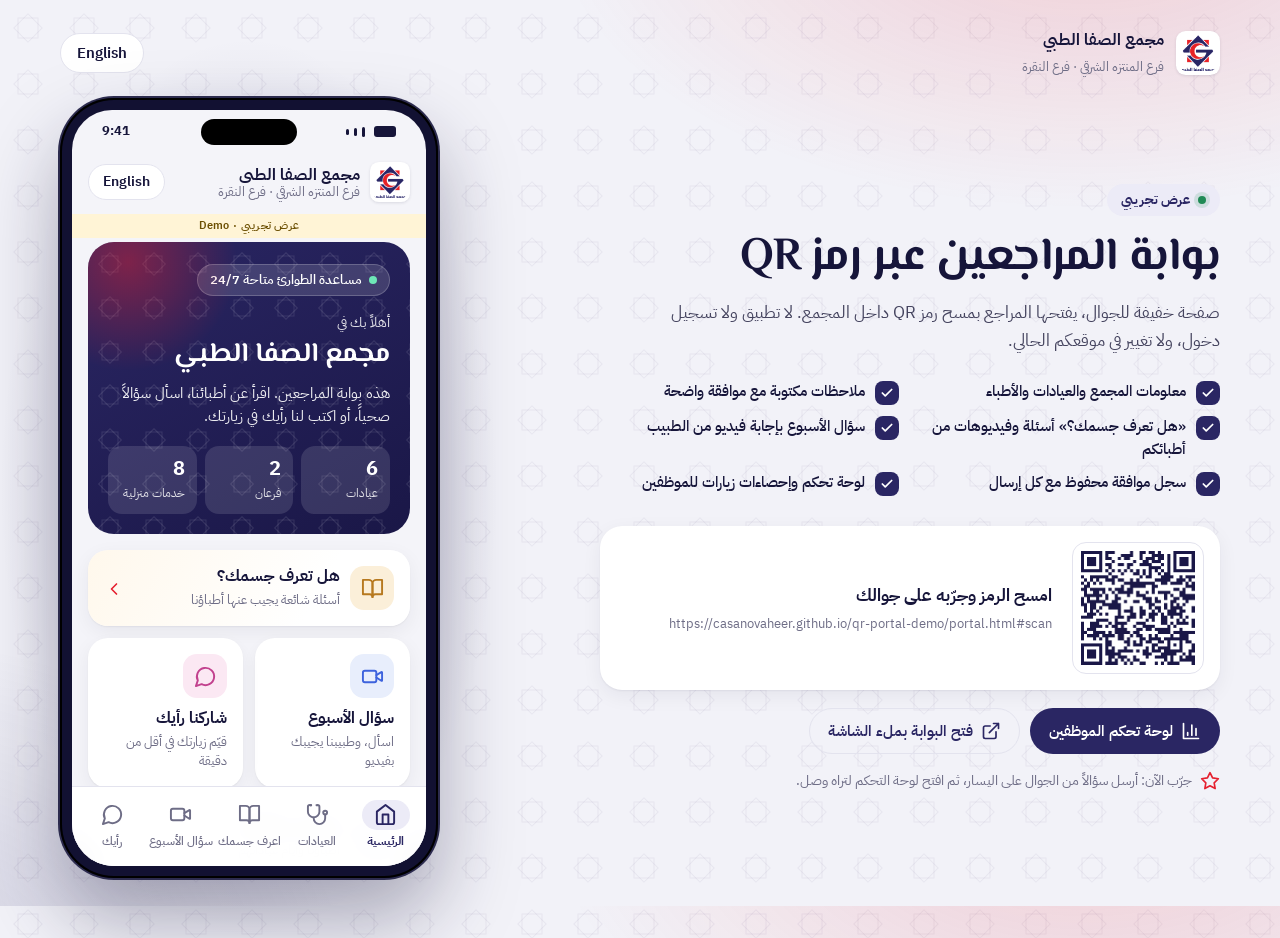
<file: index.html>
<!doctype html>
<html lang="ar" dir="rtl">
<head>
  <meta charset="utf-8">
  <meta name="robots" content="noindex, nofollow">
  <meta name="viewport" content="width=device-width, initial-scale=1">
  <title>QR visitor portal</title>
  <script>
    // Phones go straight to the portal; the presenter view is for laptops and screens.
    if (window.innerWidth < 900 && !/[?&]stay/.test(location.search)) location.replace('portal.html' + location.search + location.hash);
  </script>
  <link rel="icon" href="data:image/svg+xml,%3Csvg xmlns=%27http://www.w3.org/2000/svg%27 viewBox=%270 0 40 40%27%3E%3Crect width=%2740%27 height=%2740%27 rx=%2712%27 fill=%27%232A2663%27/%3E%3Cpath d=%27M17 9h6v8h8v6h-8v8h-6v-8H9v-6h8z%27 fill=%27%23fff%27/%3E%3C/svg%3E">
  <link rel="preconnect" href="https://fonts.googleapis.com">
  <link rel="preconnect" href="https://fonts.gstatic.com" crossorigin>
  <link href="https://fonts.googleapis.com/css2?family=El+Messiri:wght@600;700&family=IBM+Plex+Sans+Arabic:wght@400;500;600;700&display=swap" rel="stylesheet">
  <link rel="stylesheet" href="assets/base.css">
  <style>
    body {
      min-height: 100vh; overflow-x: hidden;
      background:
        radial-gradient(900px 500px at 85% -10%, rgba(229,32,47,.18), transparent 60%),
        radial-gradient(800px 600px at -10% 110%, rgba(42,38,99,.18), transparent 60%),
        url("data:image/svg+xml,%3Csvg xmlns='http://www.w3.org/2000/svg' width='56' height='56' viewBox='0 0 56 56'%3E%3Cg fill='none' stroke='%232A2663' stroke-opacity='.06'%3E%3Crect x='18' y='18' width='20' height='20'/%3E%3Crect x='18' y='18' width='20' height='20' transform='rotate(45 28 28)'/%3E%3C/g%3E%3C/svg%3E"),
        #F2F2F8;
    }
    .wrap { max-width: 1240px; margin: 0 auto; padding: 28px 40px; min-height: 100vh; display: grid; grid-template-rows: auto 1fr; gap: 20px; }
    .bar { display: flex; align-items: center; justify-content: space-between; gap: 16px; }
    .brand { display: flex; align-items: center; gap: 12px; }
    .brand .logo { width: 44px; height: 44px; color: var(--primary); }
    .brand b { display: block; font-size: 16px; }
    .brand small { color: var(--muted); font-size: 13px; }
    .lang-btn { height: 40px; padding: 0 16px; border-radius: 999px; border: 1px solid var(--line); background: #fff; font-weight: 600; }
    .stage { display: grid; grid-template-columns: minmax(0, 1fr) auto; gap: 56px; align-items: center; }
    .eyebrow { display: inline-flex; align-items: center; gap: 8px; font-size: 13px; font-weight: 700; color: var(--primary); background: var(--tint); padding: 6px 14px; border-radius: 999px; }
    .eyebrow i { width: 8px; height: 8px; border-radius: 50%; background: var(--ok); box-shadow: 0 0 0 4px rgba(31,138,85,.15); }
    h1 { font-size: clamp(32px, 3.6vw, 48px); line-height: 1.15; margin-top: 16px; letter-spacing: -.02em; }
    .lead { font-size: 17px; color: var(--ink-2); margin-top: 14px; max-width: 560px; }
    .feats { list-style: none; padding: 0; margin: 26px 0 0; display: grid; grid-template-columns: 1fr 1fr; gap: 10px 22px; max-width: 620px; }
    .feats li { display: flex; gap: 10px; align-items: flex-start; font-size: 14.5px; font-weight: 500; }
    .feats .ck { width: 24px; height: 24px; border-radius: 8px; background: var(--primary); color: #fff; display: grid; place-items: center; flex: none; margin-top: 1px; }
    .feats .ck .i { width: 14px; height: 14px; stroke-width: 3; }
    .scan { margin-top: 30px; display: flex; gap: 20px; align-items: center; background: #fff; border-radius: 22px; padding: 16px; box-shadow: var(--shadow); max-width: 620px; }
    .qr { width: 132px; height: 132px; flex: none; padding: 8px; border-radius: 14px; border: 1px solid var(--line); background: #fff; }
    .qr img, .qr canvas { width: 100% !important; height: 100% !important; display: block; }
    .scan b { font-size: 17px; display: block; }
    .scan .url { direction: ltr; text-align: start; font-size: 12.5px; color: var(--muted); word-break: break-all; margin-top: 4px; }
    .scan .warn { margin-top: 8px; font-size: 12.5px; color: #7A5212; background: #FFF6E6; padding: 8px 10px; border-radius: 10px; }
    .ctas { display: flex; gap: 10px; flex-wrap: wrap; margin-top: 18px; }
    .try { margin-top: 16px; font-size: 13.5px; color: var(--muted); display: flex; gap: 8px; align-items: center; }
    .try .i { color: var(--accent); }

    .phone {
      --h: min(820px, calc(100vh - 120px));
      height: var(--h); width: calc(var(--h) * .485); min-height: 600px; min-width: 291px;
      border-radius: 54px; padding: 12px; background: #121132; position: relative;
      box-shadow: 0 0 0 2px #2C2B4E, 0 40px 80px rgba(22, 21, 58, .35), inset 0 0 0 2px #000;
    }
    .phone .sb { height: 40px; border-radius: 42px 42px 0 0; background: #F4F4F9; display: flex; align-items: center; justify-content: space-between; padding: 4px 30px 0; font-size: 13px; font-weight: 700; color: var(--ink); direction: ltr; position: relative; }
    .phone .sb::after { content: ""; position: absolute; top: 9px; left: 50%; transform: translateX(-50%); width: 96px; height: 26px; border-radius: 20px; background: #000; }
    .phone .sb .ind { display: flex; gap: 5px; align-items: center; }
    .phone .sb .ind span { display: block; background: var(--ink); border-radius: 2px; }
    .phone iframe { width: 100%; height: calc(100% - 40px); border: 0; border-radius: 0 0 42px 42px; background: #F4F4F9; display: block; }
    .phone .glow { position: absolute; inset: -60px; z-index: -1; background: radial-gradient(closest-side, rgba(42,38,99,.25), transparent); }
  </style>
</head>
<body data-title-key="pr_title">
  <div class="wrap">
    <header class="bar">
      <div class="brand"><span class="logo" id="logo"></span><span><b data-brand="name"></b><small data-brand="city"></small></span></div>
      <button class="lang-btn" id="langBtn" type="button"></button>
    </header>

    <div class="stage">
      <section>
        <span class="eyebrow"><i></i><span data-i18n="pr_eyebrow"></span></span>
        <h1 data-i18n="pr_title"></h1>
        <p class="lead" data-i18n="pr_lead"></p>
        <ul class="feats" id="feats"></ul>

        <div class="scan">
          <div class="qr" id="qr"></div>
          <div>
            <b data-i18n="pr_scan"></b>
            <div class="url" id="qrUrl"></div>
            <div class="warn" id="fileWarn" hidden data-i18n="pr_file_warn"></div>
          </div>
        </div>

        <div class="ctas">
          <a class="btn" href="admin.html" target="_blank" id="adminBtn"></a>
          <a class="btn ghost" href="portal.html" target="_blank" id="fullBtn"></a>
        </div>
        <p class="try" id="try"></p>
      </section>

      <div class="phone"><span class="glow"></span><div class="sb"><span>9:41</span><span class="ind"><span style="width:3px;height:6px"></span><span style="width:3px;height:8px"></span><span style="width:3px;height:10px"></span><span style="width:22px;height:11px;border-radius:3px;margin-inline-start:4px"></span></span></div><iframe src="portal.html" title="portal" allow="microphone; autoplay; encrypted-media"></iframe></div>
    </div>
  </div>

  <script src="vendor/qrcode.min.js"></script>
  <script src="assets/config.js"></script>
  <script src="assets/i18n.js"></script>
  <script src="assets/core.js"></script>
  <script>
    (function () {
      const { t, icon, Store } = Q;
      document.getElementById('logo').innerHTML = Q.LOGO;
      const url = Store.get('qr_url', '') || (APP.shareUrl ? APP.shareUrl + '#scan' : new URL('portal.html?src=qr', location.href).href);
      document.getElementById('qrUrl').textContent = url;
      document.getElementById('fileWarn').hidden = !(location.protocol === 'file:' && !Store.get('qr_url', '') && !APP.shareUrl);
      if (window.QRCode) new QRCode(document.getElementById('qr'), { text: url, width: 300, height: 300, colorDark: APP.brand.colors.primaryDark, colorLight: '#ffffff', correctLevel: QRCode.CorrectLevel.M });
      function paint() {
        document.getElementById('feats').innerHTML = ['pr_f1', 'pr_f2', 'pr_f3', 'pr_f4', 'pr_f5', 'pr_f6'].map(k => '<li><span class="ck">' + icon('check') + '</span>' + t(k) + '</li>').join('');
        document.getElementById('adminBtn').innerHTML = icon('chart') + t('pr_admin');
        document.getElementById('fullBtn').innerHTML = icon('external') + t('pr_full');
        document.getElementById('try').innerHTML = icon('star') + '<span>' + t('pr_try') + '</span>';
        document.getElementById('langBtn').textContent = t('lang_switch');
      }
      document.addEventListener('langchange', paint);
      document.getElementById('langBtn').addEventListener('click', () => Q.setLang(Q.getLang() === 'ar' ? 'en' : 'ar'));
      // keep the phone in the same language as the page
      window.addEventListener('storage', e => { if (e.key === 'qrp_lang') { Q.setLang(JSON.parse(e.newValue)); } });
      Q.applyLang();
    })();
  </script>
</body>
</html>
</file>
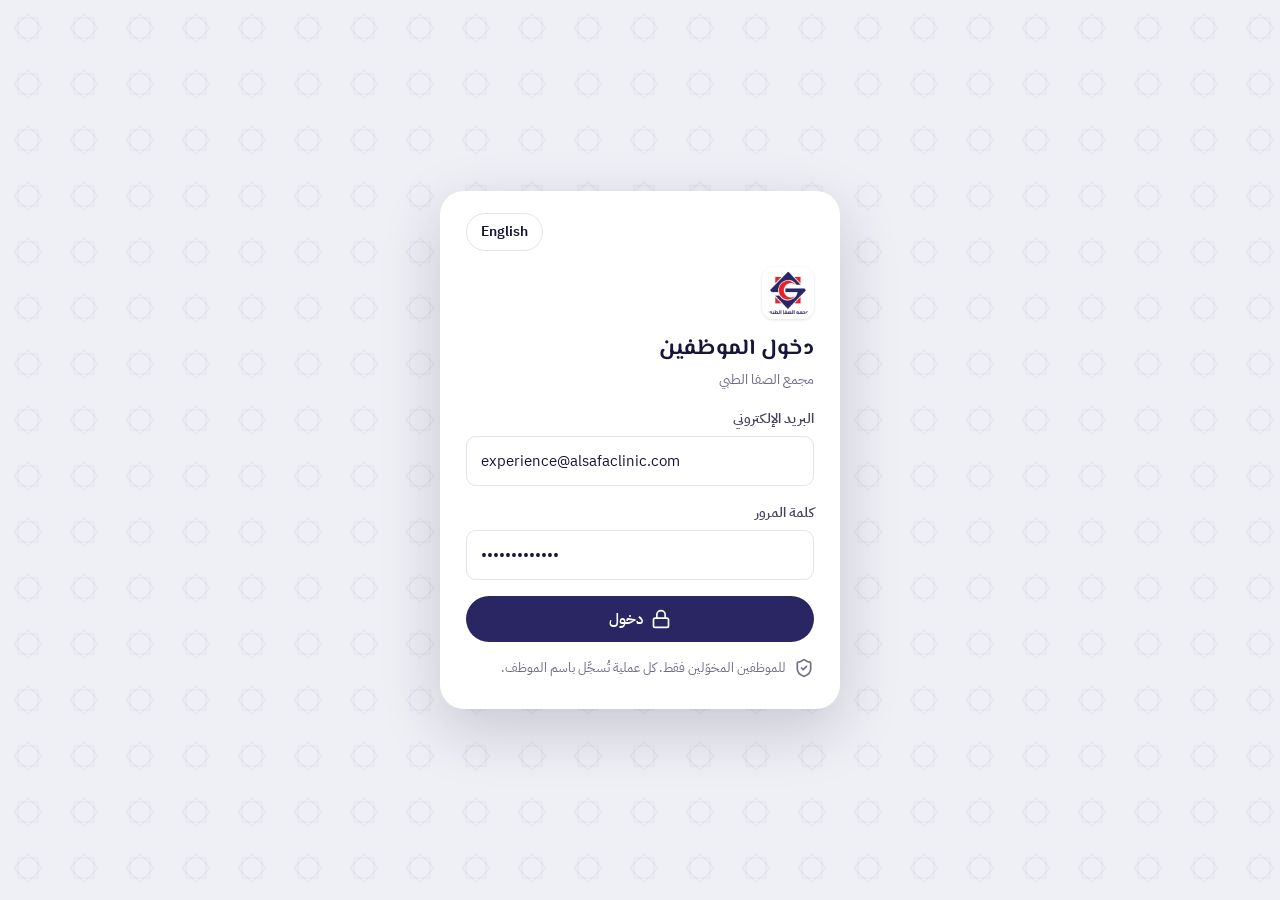
<file: admin.html>
<!doctype html>
<html lang="ar" dir="rtl">
<head>
  <meta charset="utf-8">
  <meta name="robots" content="noindex, nofollow">
  <meta name="viewport" content="width=device-width, initial-scale=1">
  <title>Staff dashboard</title>
  <link rel="icon" href="data:image/svg+xml,%3Csvg xmlns=%27http://www.w3.org/2000/svg%27 viewBox=%270 0 40 40%27%3E%3Crect width=%2740%27 height=%2740%27 rx=%2712%27 fill=%27%232A2663%27/%3E%3Cpath d=%27M17 9h6v8h8v6h-8v8h-6v-8H9v-6h8z%27 fill=%27%23fff%27/%3E%3C/svg%3E">
  <link rel="preconnect" href="https://fonts.googleapis.com">
  <link rel="preconnect" href="https://fonts.gstatic.com" crossorigin>
  <link href="https://fonts.googleapis.com/css2?family=El+Messiri:wght@600;700&family=IBM+Plex+Sans+Arabic:wght@400;500;600;700&display=swap" rel="stylesheet">
  <link rel="stylesheet" href="assets/base.css">
  <link rel="stylesheet" href="assets/admin.css">
</head>
<body data-title-key="pr_admin">
  <div id="root"></div>
  <div id="printArea" aria-hidden="true"></div>
  <script src="vendor/qrcode.min.js"></script>
  <script src="assets/config.js"></script>
  <script src="assets/i18n.js"></script>
  <script src="assets/core.js"></script>
  <script src="assets/admin.js"></script>
</body>
</html>
</file>
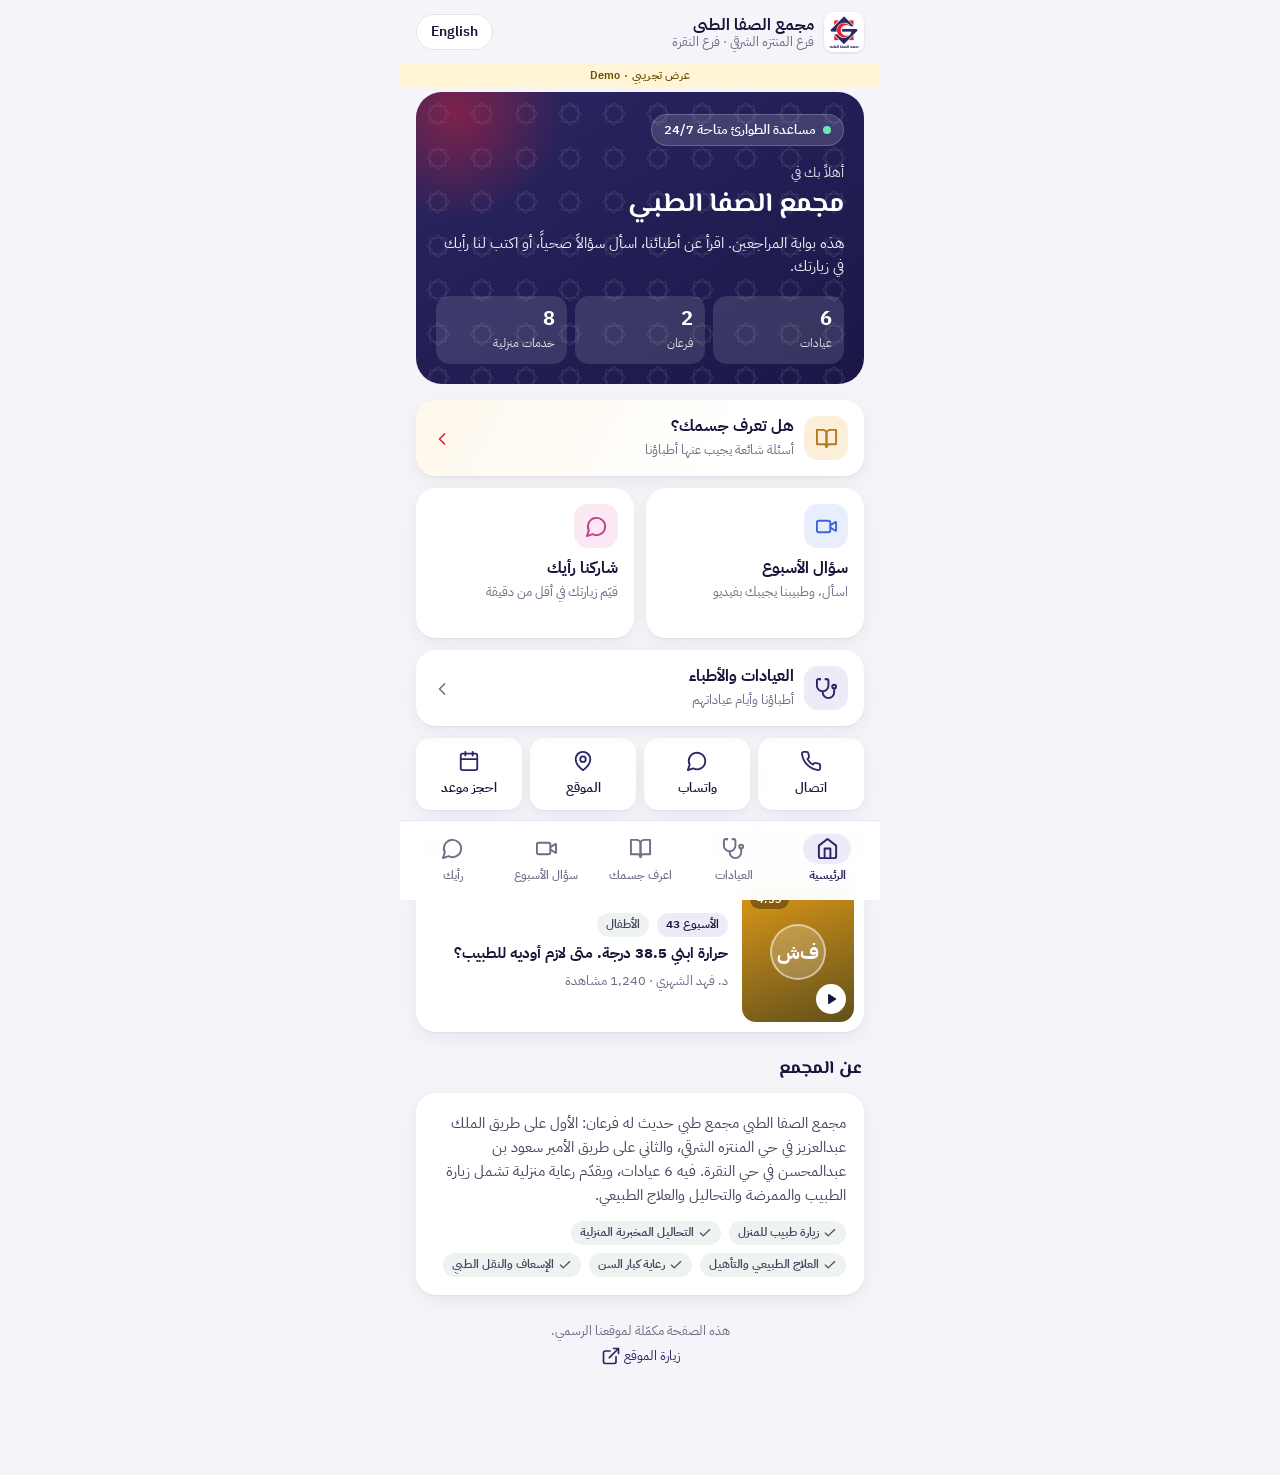
<file: portal.html>
<!doctype html>
<html lang="ar" dir="rtl">
<head>
  <meta charset="utf-8">
  <meta name="robots" content="noindex, nofollow">
  <meta name="viewport" content="width=device-width, initial-scale=1, viewport-fit=cover">
  <meta name="theme-color" content="#2A2663">
  <title>Patient portal</title>
  <link rel="icon" href="data:image/svg+xml,%3Csvg xmlns=%27http://www.w3.org/2000/svg%27 viewBox=%270 0 40 40%27%3E%3Crect width=%2740%27 height=%2740%27 rx=%2712%27 fill=%27%232A2663%27/%3E%3Cpath d=%27M17 9h6v8h8v6h-8v8h-6v-8H9v-6h8z%27 fill=%27%23fff%27/%3E%3C/svg%3E">
  <link rel="preconnect" href="https://fonts.googleapis.com">
  <link rel="preconnect" href="https://fonts.gstatic.com" crossorigin>
  <link href="https://fonts.googleapis.com/css2?family=El+Messiri:wght@600;700&family=IBM+Plex+Sans+Arabic:wght@400;500;600;700&display=swap" rel="stylesheet">
  <link rel="stylesheet" href="assets/base.css">
  <link rel="stylesheet" href="assets/portal.css">
</head>
<body>
  <div class="app">
    <header class="topbar">
      <a class="brand" href="#home" aria-label="home">
        <span class="logo" id="logo"></span>
        <span class="brand-txt"><b data-brand="name"></b><small data-brand="city"></small></span>
      </a>
      <button class="lang-btn" id="langBtn" type="button"></button>
    </header>

    <div class="demo-strip">عرض تجريبي · Demo</div>
    <main id="view" tabindex="-1"></main>

    <nav class="tabbar" id="tabbar" aria-label="sections"></nav>
  </div>

  <script src="assets/config.js"></script>
  <script src="assets/i18n.js"></script>
  <script src="assets/core.js"></script>
  <script src="assets/portal.js"></script>
</body>
</html>
</file>
<file: assets/base.css>
:root {
  --primary: #2A2663;
  --primary-dark: #1A1747;
  --accent: #D9993A;
  --tint: #E7F3F1;
  --ink: #16153A;
  --ink-2: #45445F;
  --muted: #6E6D86;
  --line: #E3E3EE;
  --bg: #F4F4F9;
  --card: #FFFFFF;
  --danger: #C2393F;
  --ok: #1F8A55;
  --warn: #B7791F;
  --r-lg: 20px;
  --r: 14px;
  --r-sm: 10px;
  --shadow: 0 1px 2px rgba(22, 21, 58, .06), 0 6px 20px rgba(22, 21, 58, .06);
  --shadow-lg: 0 20px 60px rgba(22, 21, 58, .18);
  --font: "IBM Plex Sans Arabic", "Segoe UI", Tahoma, system-ui, sans-serif;
  --display: "El Messiri", "IBM Plex Sans Arabic", "Segoe UI", Tahoma, sans-serif;
  color-scheme: light;
}
* { box-sizing: border-box; }
[hidden] { display: none !important; }
html, body { margin: 0; }
body {
  font-family: var(--font);
  color: var(--ink);
  background: var(--bg);
  font-size: 15px;
  line-height: 1.6;
  -webkit-font-smoothing: antialiased;
  -webkit-tap-highlight-color: transparent;
}
h1, h2, h3, h4 { margin: 0; line-height: 1.3; font-weight: 700; }
h1, h2 { font-family: var(--display); }
p { margin: 0; }
a { color: var(--primary); text-decoration: none; }
button { font: inherit; color: inherit; cursor: pointer; }
input, textarea, select { font: inherit; color: inherit; }
img { max-width: 100%; }

.i { width: 20px; height: 20px; flex: none; display: inline-block; vertical-align: middle; }
[dir="rtl"] .flip { transform: scaleX(-1); }
.logo-img { width: 100%; height: 100%; object-fit: contain; display: block; background: #fff; border-radius: 22%; padding: 9%; box-sizing: border-box; box-shadow: 0 1px 3px rgba(22, 21, 58, .12); }

/* buttons */
.btn {
  display: inline-flex; align-items: center; justify-content: center; gap: 8px;
  min-height: 46px; padding: 0 18px; border-radius: 999px; border: 1px solid transparent;
  background: var(--primary); color: #fff; font-weight: 600; font-size: 15px;
  transition: transform .12s ease, background .2s ease, box-shadow .2s ease;
}
.btn:active { transform: scale(.98); }
.btn:hover { background: var(--primary-dark); }
.btn.block { width: 100%; }
.btn.ghost { background: transparent; color: var(--primary); border-color: var(--line); }
.btn.ghost:hover { background: var(--tint); }
.btn.soft { background: var(--tint); color: var(--primary-dark); }
.btn.soft:hover { background: #dcdaf0; }
.btn.danger { background: transparent; color: var(--danger); border-color: #f0d4d5; }
.btn.danger:hover { background: #fbefef; }
.btn.sm { min-height: 36px; padding: 0 14px; font-size: 13.5px; }
.btn[disabled] { opacity: .45; pointer-events: none; }

/* form */
.field { display: grid; gap: 6px; }
.field > label, .label { font-weight: 600; font-size: 14px; color: var(--ink-2); }
.input, .textarea, .select {
  width: 100%; border: 1px solid var(--line); background: #fff; border-radius: var(--r-sm);
  padding: 12px 14px; outline: none; transition: border-color .15s, box-shadow .15s;
}
.textarea { min-height: 110px; resize: vertical; }
.input:focus, .textarea:focus, .select:focus { border-color: var(--primary); box-shadow: 0 0 0 3px rgba(42, 38, 99, .15); }
.hint { font-size: 13px; color: var(--muted); }
.check { display: flex; gap: 10px; align-items: flex-start; font-size: 14px; cursor: pointer; }
.check input { width: 20px; height: 20px; margin: 2px 0 0; accent-color: var(--primary); flex: none; }
.switch { display: flex; align-items: center; justify-content: space-between; gap: 12px; cursor: pointer; }
.switch input { appearance: none; width: 46px; height: 28px; border-radius: 999px; background: #d3d3e2; position: relative; flex: none; transition: background .2s; cursor: pointer; margin: 0; }
.switch input::after { content: ""; position: absolute; top: 3px; inset-inline-start: 3px; width: 22px; height: 22px; border-radius: 50%; background: #fff; box-shadow: 0 1px 3px rgba(0,0,0,.2); transition: inset-inline-start .2s; }
.switch input:checked { background: var(--primary); }
.switch input:checked::after { inset-inline-start: 21px; }

/* chips */
.chips { display: flex; gap: 8px; overflow-x: auto; padding-bottom: 4px; scrollbar-width: none; }
.chips::-webkit-scrollbar { display: none; }
.chip {
  flex: none; display: inline-flex; align-items: center; gap: 6px; height: 36px; padding: 0 14px;
  border-radius: 999px; border: 1px solid var(--line); background: #fff; font-size: 14px; font-weight: 500; white-space: nowrap;
}
.chip .dot { width: 8px; height: 8px; border-radius: 50%; background: var(--c, var(--primary)); }
.chip.on { background: var(--ink); border-color: var(--ink); color: #fff; }
.tag { display: inline-flex; align-items: center; gap: 4px; height: 24px; padding: 0 9px; border-radius: 999px; font-size: 12px; font-weight: 600; background: var(--tint); color: var(--primary-dark); white-space: nowrap; }
.tag .i { width: 14px; height: 14px; }
.tag.warn { background: #FBF0DD; color: #8A5A12; }
.tag.red { background: #FBE9EA; color: #9E2A30; }
.tag.gray { background: #EEF2F1; color: var(--ink-2); }
.tag.blue { background: #E6EFFC; color: #2A4FB0; }

.avatar {
  --c: var(--primary);
  width: 52px; height: 52px; border-radius: 16px; flex: none; display: grid; place-items: center;
  font-weight: 700; font-size: 19px; color: #fff;
  background: linear-gradient(140deg, var(--c), color-mix(in srgb, var(--c) 55%, #16153A));
}

/* bottom sheet */
.sheet-wrap {
  position: fixed; inset: 0; z-index: 50; background: rgba(15, 14, 40, .45);
  display: flex; align-items: flex-end; justify-content: center; opacity: 0; transition: opacity .25s;
}
.sheet-wrap.open { opacity: 1; }
.sheet {
  position: relative; width: 100%; max-width: 520px; max-height: 92vh; overflow: auto; background: #fff;
  border-radius: 24px 24px 0 0; padding: 26px 20px 24px; transform: translateY(30px); transition: transform .25s ease;
}
.sheet-wrap.open .sheet { transform: none; }
@media (min-width: 700px) {
  .sheet-wrap { align-items: center; padding: 20px; }
  .sheet { border-radius: 24px; }
}
.sheet-x { position: absolute; top: 14px; inset-inline-end: 14px; width: 36px; height: 36px; border-radius: 50%; border: 0; background: var(--bg); display: grid; place-items: center; }

/* toast */
.toast {
  position: fixed; inset-inline: 16px; bottom: 96px; margin: auto; max-width: 420px; z-index: 60;
  display: flex; gap: 10px; align-items: center; padding: 12px 16px; border-radius: 14px;
  background: var(--ink); color: #fff; font-size: 14px; box-shadow: var(--shadow-lg);
  transform: translateY(20px); opacity: 0; pointer-events: none; transition: all .25s;
}
.toast.show { transform: none; opacity: 1; }
.toast .i { color: #7fe0c4; }
.toast.err .i { color: #ff9ea2; }

.sr-only { position: absolute; width: 1px; height: 1px; overflow: hidden; clip: rect(0 0 0 0); white-space: nowrap; }
</file>
<file: assets/admin.css>
body { background: #EFEFF6; }

/* login */
.login { min-height: 100vh; display: grid; place-items: center; padding: 24px 16px;
  background:
    url("data:image/svg+xml,%3Csvg xmlns='http://www.w3.org/2000/svg' width='56' height='56' viewBox='0 0 56 56'%3E%3Cg fill='none' stroke='%232A2663' stroke-opacity='.07'%3E%3Crect x='18' y='18' width='20' height='20'/%3E%3Crect x='18' y='18' width='20' height='20' transform='rotate(45 28 28)'/%3E%3C/g%3E%3C/svg%3E"), #EFEFF6; }
.login-card { width: 100%; max-width: 400px; background: #fff; border-radius: 24px; box-shadow: var(--shadow-lg); padding: 30px 26px; display: grid; gap: 16px; }
.login-card .logo { width: 52px; height: 52px; color: var(--primary); }
.login-card h1 { font-size: 22px; }
.login-card .sub { color: var(--muted); font-size: 14px; margin-top: -10px; }
.login-card .lang-btn { justify-self: end; margin-top: -8px; }

/* shell */
.shell { display: grid; grid-template-columns: 252px 1fr; min-height: 100vh; }
.side { background: #15133A; color: #D9D8EE; padding: 20px 14px; display: flex; flex-direction: column; gap: 6px; position: sticky; top: 0; height: 100vh; }
.side .brand { display: flex; gap: 10px; align-items: center; padding: 4px 8px 18px; color: #fff; }
.side .brand .logo { width: 38px; height: 38px; color: var(--primary); flex: none; }
.side .brand b { font-size: 14.5px; line-height: 1.3; display: block; }
.side .brand small { font-size: 12px; color: #9A98C4; }
.nav { border: 0; background: none; color: inherit; display: flex; align-items: center; gap: 12px; padding: 11px 12px; border-radius: 12px; font-size: 14.5px; font-weight: 500; text-align: start; width: 100%; }
.nav:hover { background: rgba(255,255,255,.06); color: #fff; }
.nav.on { background: rgba(255,255,255,.1); color: #fff; font-weight: 700; }
.nav.on .i { color: #FF8A92; }
.nav .count { margin-inline-start: auto; background: var(--accent); color: #fff; font-size: 11.5px; font-weight: 700; min-width: 22px; height: 22px; border-radius: 999px; display: grid; place-items: center; padding: 0 6px; }
.side .spacer { flex: 1; }
.side .nav.small { font-size: 13px; color: #9A98C4; padding: 9px 12px; }

.main { min-width: 0; padding: 22px 28px 40px; }
.top { display: flex; align-items: center; justify-content: space-between; gap: 14px; margin-bottom: 22px; flex-wrap: wrap; }
.top h1 { font-size: 24px; }
.top .actions { display: flex; gap: 8px; align-items: center; flex-wrap: wrap; }
.lang-btn { height: 38px; padding: 0 14px; border-radius: 999px; border: 1px solid var(--line); background: #fff; font-weight: 600; font-size: 13.5px; }
.user { display: flex; align-items: center; gap: 10px; background: #fff; border: 1px solid var(--line); border-radius: 999px; padding: 4px 14px 4px 4px; font-size: 13px; }
[dir="rtl"] .user { padding: 4px 4px 4px 14px; }
.user .av { width: 30px; height: 30px; border-radius: 50%; background: var(--tint); color: var(--primary); display: grid; place-items: center; }
.user .av .i { width: 17px; height: 17px; }
.user small { display: block; color: var(--muted); font-size: 11.5px; line-height: 1.2; }
.user b { display: block; line-height: 1.2; }

.panel { background: #fff; border-radius: 18px; box-shadow: var(--shadow); padding: 20px; min-width: 0; }
.panel h2 { font-size: 16px; display: flex; align-items: center; gap: 8px; }
.panel-head { display: flex; align-items: center; justify-content: space-between; gap: 10px; margin-bottom: 16px; flex-wrap: wrap; }
.grid { display: grid; gap: 16px; }
.g-kpi { grid-template-columns: repeat(5, minmax(0, 1fr)); }
.g-2 { grid-template-columns: minmax(0, 1.7fr) minmax(0, 1fr); }
.g-2e { grid-template-columns: minmax(0, 1fr) minmax(0, 1fr); }

.kpi { background: #fff; border-radius: 18px; box-shadow: var(--shadow); padding: 16px 18px; display: grid; gap: 4px; align-content: start; }
.kpi .lbl { font-size: 13px; color: var(--muted); display: flex; align-items: center; gap: 6px; }
.kpi .lbl .i { width: 16px; height: 16px; }
.kpi .val { font-size: 28px; font-weight: 700; line-height: 1.2; font-variant-numeric: tabular-nums; }
.kpi .live { font-size: 12px; font-weight: 600; color: var(--ok); min-height: 18px; }
.kpi.flash { animation: flash 1.2s ease; }
@keyframes flash { 0% { box-shadow: 0 0 0 3px rgba(31,138,85,.5); } 100% { box-shadow: var(--shadow); } }

/* bar chart */
.chart { position: relative; height: 220px; margin-top: 8px; padding-inline-start: 38px; }
.chart .grid-l { position: absolute; inset-inline: 38px 0; border-top: 1px solid #EEEEF5; }
.chart .grid-l span { position: absolute; inset-inline-start: -38px; top: -9px; font-size: 11px; color: var(--muted); width: 32px; text-align: end; font-variant-numeric: tabular-nums; }
.chart .bars { position: absolute; inset-block: 0 24px; inset-inline: 38px 0; display: flex; align-items: flex-end; gap: 2px; direction: ltr; }
[dir="rtl"] .chart .bars { direction: rtl; }
.chart .bar { flex: 1; height: 100%; display: flex; align-items: flex-end; justify-content: center; position: relative; cursor: default; border: 0; background: none; padding: 0 3px; }
.chart .bar i { display: block; width: 100%; max-width: 30px; background: var(--primary); border-radius: 4px 4px 0 0; transition: height .5s cubic-bezier(.2,.8,.2,1), opacity .15s; }
.chart .bar:hover i, .chart .bar:focus-visible i { opacity: .8; }
.chart .bar.today i { background: color-mix(in srgb, var(--primary) 55%, #fff); }
.chart .bar small { position: absolute; bottom: -22px; font-size: 11px; color: var(--muted); white-space: nowrap; }
.chart .bar.today small { color: var(--ink); font-weight: 700; }
.tip { position: absolute; z-index: 5; pointer-events: none; background: var(--ink); color: #fff; font-size: 12.5px; padding: 6px 10px; border-radius: 8px; white-space: nowrap; transform: translate(-50%, -100%); margin-top: -8px; opacity: 0; transition: opacity .12s; }
.tip.show { opacity: 1; }
.tip b { display: block; font-size: 14px; }

.hbars { display: grid; gap: 12px; }
.hbar { display: grid; gap: 5px; }
.hbar .row { display: flex; justify-content: space-between; font-size: 13.5px; }
.hbar .row b { font-variant-numeric: tabular-nums; }
.hbar .track { height: 8px; border-radius: 4px; background: #EEEEF5; overflow: hidden; }
.hbar .track i { display: block; height: 100%; border-radius: 4px; background: var(--primary); transition: width .6s cubic-bezier(.2,.8,.2,1); }

.feed { display: grid; gap: 2px; }
.ev { display: grid; grid-template-columns: 34px 1fr auto; gap: 12px; align-items: center; padding: 9px 4px; border-bottom: 1px solid #F1F1F6; font-size: 13.5px; }
.ev:last-child { border-bottom: 0; }
.ev .ic { width: 34px; height: 34px; border-radius: 10px; display: grid; place-items: center; background: var(--tint); color: var(--primary); }
.ev .ic .i { width: 17px; height: 17px; }
.ev time { color: var(--muted); font-size: 12px; white-space: nowrap; }
.ev.new { animation: slidein .5s ease; }
@keyframes slidein { from { background: #E9F7F0; } to { background: transparent; } }
.note { display: flex; gap: 10px; align-items: flex-start; padding: 14px; border-radius: 14px; background: var(--tint); color: var(--primary-dark); font-size: 13.5px; }
.note .i { margin-top: 2px; }

/* lists */
.toolbar { display: flex; gap: 8px; flex-wrap: wrap; margin-bottom: 16px; align-items: center; }
.items { display: grid; gap: 12px; }
.item { background: #fff; border-radius: 16px; box-shadow: var(--shadow); padding: 16px 18px; display: grid; gap: 12px; border-inline-start: 4px solid transparent; }
.item.is-new { border-inline-start-color: var(--accent); }
.item.is-live { animation: flash 1.6s ease; }
.item-head { display: flex; align-items: center; gap: 12px; flex-wrap: wrap; }
.item-head .face { width: 34px; height: 34px; }
.item-head .face svg { width: 100%; height: 100%; }
.item-head .who { display: grid; line-height: 1.35; }
.item-head .who b { font-size: 14.5px; }
.item-head .who small { color: var(--muted); font-size: 12.5px; }
.item-head .tags { display: flex; gap: 6px; flex-wrap: wrap; }
.item-head time { margin-inline-start: auto; color: var(--muted); font-size: 12.5px; }
.item .body { color: var(--ink-2); font-size: 14.5px; }
.item .body.quote { background: #F6F6FA; border-radius: 12px; padding: 12px 14px; }
.item .transcript { background: #F6F6FA; border-radius: 12px; padding: 12px 14px; display: grid; gap: 4px; }
.item .transcript small { color: var(--muted); font-size: 12px; display: flex; align-items: center; gap: 6px; }
.item audio { width: 100%; max-width: 420px; height: 40px; }
.item-foot { display: flex; align-items: center; gap: 8px; flex-wrap: wrap; }
.item-foot .meta { color: var(--muted); font-size: 12.5px; margin-inline-end: auto; display: flex; align-items: center; gap: 6px; }
.item-foot .meta .i { width: 15px; height: 15px; }
.fakewave { display: flex; align-items: center; gap: 10px; background: #F6F6FA; border-radius: 12px; padding: 8px 12px; max-width: 420px; }
.fakewave .pb { width: 34px; height: 34px; border-radius: 50%; border: 0; background: var(--primary); color: #fff; display: grid; place-items: center; flex: none; }
.fakewave .pb .i { width: 14px; height: 14px; }
.fakewave .w { display: flex; align-items: center; gap: 2px; flex: 1; height: 28px; direction: ltr; }
.fakewave .w span { flex: 1; max-width: 4px; border-radius: 2px; background: #C2C1DA; }
.fakewave.playing .w span { background: var(--primary); }
.fakewave time { font-size: 12px; color: var(--muted); font-variant-numeric: tabular-nums; direction: ltr; }
.inline-form { display: grid; grid-template-columns: 1fr 1fr; gap: 10px; }
.inline-form .full { grid-column: 1 / -1; }
.select.sm, .input.sm { padding: 8px 12px; font-size: 13.5px; width: auto; }

.tabs { display: flex; gap: 6px; background: #E6E6F0; padding: 4px; border-radius: 999px; width: fit-content; max-width: 100%; overflow-x: auto; }
.tabs button { border: 0; background: none; height: 36px; padding: 0 16px; border-radius: 999px; font-weight: 600; font-size: 13.5px; color: var(--ink-2); white-space: nowrap; display: inline-flex; align-items: center; gap: 6px; }
.tabs button.on { background: #fff; color: var(--primary); box-shadow: 0 1px 4px rgba(0,0,0,.08); }
.tabs .n { background: #D9D9E8; color: var(--ink-2); font-size: 11.5px; border-radius: 999px; padding: 0 7px; line-height: 20px; }
.tabs button.on .n { background: var(--tint); color: var(--primary); }

/* content */
.doc-row { display: grid; grid-template-columns: auto 1fr auto; gap: 12px; align-items: center; padding: 10px 0; border-bottom: 1px solid #F1F1F6; }
.doc-row:last-child { border-bottom: 0; }
.doc-row .avatar { width: 40px; height: 40px; border-radius: 12px; font-size: 15px; }
.doc-row b { display: block; font-size: 14px; }
.doc-row small { color: var(--muted); font-size: 12.5px; }
.doc-row.off { opacity: .5; }
.spec-row { display: grid; grid-template-columns: 34px 1fr auto; gap: 12px; align-items: center; padding: 10px 0; border-bottom: 1px solid #F1F1F6; font-size: 14px; }
.spec-row:last-child { border-bottom: 0; }
.spec-row .sp { width: 34px; height: 34px; border-radius: 10px; display: grid; place-items: center; background: color-mix(in srgb, var(--c) 12%, #fff); color: var(--c); }
.spec-row .sp .i { width: 17px; height: 17px; }
.custom-faq { padding: 12px; background: #F6F6FA; border-radius: 12px; margin-top: 10px; font-size: 13.5px; }
.custom-faq b { display: block; }

/* table */
.table-wrap { overflow-x: auto; }
table { width: 100%; border-collapse: collapse; font-size: 13.5px; }
th { text-align: start; color: var(--muted); font-weight: 600; font-size: 12.5px; padding: 10px 12px; border-bottom: 1px solid var(--line); white-space: nowrap; }
td { padding: 11px 12px; border-bottom: 1px solid #F1F1F6; white-space: nowrap; }
td.mono { font-family: ui-monospace, Menlo, Consolas, monospace; direction: ltr; text-align: start; }
tr.fresh td { background: #F1FAF5; }

/* QR */
.qr-box { display: grid; justify-items: center; gap: 14px; text-align: center; }
.qr-holder { padding: 14px; background: #fff; border-radius: 18px; border: 1px solid var(--line); }
.qr-holder img, .qr-holder canvas { display: block; width: 220px; height: 220px; }
.url-row { display: flex; gap: 8px; width: 100%; }
.url-row .input { direction: ltr; text-align: left; font-size: 13px; }
.warn-note { background: #FFF6E6; color: #7A5212; }

.poster { width: 100%; max-width: 340px; margin: 0 auto; aspect-ratio: 1 / 1.414; border-radius: 18px; overflow: hidden; display: grid; grid-template-rows: auto 1fr auto; color: #fff; text-align: center;
  background:
    url("data:image/svg+xml,%3Csvg xmlns='http://www.w3.org/2000/svg' width='44' height='44' viewBox='0 0 44 44'%3E%3Cg fill='none' stroke='%23fff' stroke-opacity='.10'%3E%3Crect x='14' y='14' width='16' height='16'/%3E%3Crect x='14' y='14' width='16' height='16' transform='rotate(45 22 22)'/%3E%3C/g%3E%3C/svg%3E"),
    linear-gradient(160deg, var(--primary), var(--primary-dark));
  box-shadow: var(--shadow-lg); }
.poster .p-top { padding: 22px 18px 8px; display: grid; justify-items: center; gap: 8px; }
.poster .p-top .logo { width: 44px; height: 44px; color: #fff; }
.poster .p-top .logo rect { fill: rgba(255,255,255,.15); }
.poster .p-top b { font-size: 17px; }
.poster .p-mid { display: grid; place-items: center; align-content: center; gap: 12px; padding: 6px 18px; }
.poster .p-qr { background: #fff; padding: 12px; border-radius: 16px; }
.poster .p-qr img, .poster .p-qr canvas { width: 150px; height: 150px; display: block; }
.poster .p-mid h3 { font-size: 18px; }
.poster .p-mid p { font-size: 13px; opacity: .9; }
.poster .p-foot { background: rgba(0,0,0,.18); padding: 10px; font-size: 11.5px; letter-spacing: .02em; }

#printArea { display: none; }
@media print {
  body > *:not(#printArea) { display: none !important; }
  #printArea { display: block !important; }
  #printArea .poster { max-width: none; width: 148mm; border-radius: 0; box-shadow: none; -webkit-print-color-adjust: exact; print-color-adjust: exact; }
  #printArea .poster .p-qr img, #printArea .poster .p-qr canvas { width: 70mm; height: 70mm; }
  @page { size: A5; margin: 0; }
}

/* responsive */
@media (max-width: 1180px) { .g-kpi { grid-template-columns: repeat(3, minmax(0, 1fr)); } }
@media (max-width: 960px) {
  .shell { grid-template-columns: 1fr; }
  .side { position: sticky; z-index: 10; height: auto; flex-direction: row; overflow-x: auto; padding: 10px; gap: 4px; scrollbar-width: none; }
  .side::-webkit-scrollbar { display: none; }
  .side .brand, .side .spacer { display: none; }
  .nav { width: auto; white-space: nowrap; padding: 9px 12px; font-size: 13.5px; }
  .main { padding: 18px 16px 40px; }
  .g-2, .g-2e { grid-template-columns: 1fr; }
}
@media (max-width: 560px) {
  .g-kpi { grid-template-columns: 1fr 1fr; }
  .kpi .val { font-size: 23px; }
  .inline-form { grid-template-columns: 1fr; }
  .user { display: none; }
  .chart .bar small { font-size: 9.5px; }
}
</file>
<file: assets/portal.css>
body { background: var(--bg); }
.app { max-width: 480px; margin: 0 auto; min-height: 100vh; min-height: 100dvh; background: var(--bg); position: relative; padding-bottom: calc(84px + env(safe-area-inset-bottom)); }

/* top bar */
.topbar {
  position: sticky; top: 0; z-index: 20; display: flex; align-items: center; justify-content: space-between; gap: 12px;
  padding: 12px 16px; background: rgba(244, 244, 249, .88); backdrop-filter: saturate(1.4) blur(12px); -webkit-backdrop-filter: saturate(1.4) blur(12px);
}
.brand { display: flex; align-items: center; gap: 10px; color: var(--ink); min-width: 0; }
.logo { width: 40px; height: 40px; color: var(--primary); flex: none; }
.logo svg { width: 100%; height: 100%; display: block; }
.brand-txt { display: grid; line-height: 1.25; min-width: 0; }
.brand-txt b { font-size: 15.5px; white-space: nowrap; overflow: hidden; text-overflow: ellipsis; }
.brand-txt small { font-size: 12.5px; color: var(--muted); }
.lang-btn { height: 36px; padding: 0 14px; border-radius: 999px; border: 1px solid var(--line); background: #fff; font-weight: 600; font-size: 13.5px; flex: none; }
.lang-btn:hover { border-color: var(--primary); color: var(--primary); }

/* tab bar */
.tabbar {
  position: fixed; bottom: 0; left: 50%; transform: translateX(-50%); z-index: 20; width: 100%; max-width: 480px;
  display: grid; grid-template-columns: repeat(5, 1fr); padding: 6px 6px calc(8px + env(safe-area-inset-bottom));
  background: rgba(255, 255, 255, .96); backdrop-filter: blur(12px); border-top: 1px solid var(--line);
}
.tab { border: 0; background: none; display: grid; justify-items: center; gap: 3px; padding: 7px 2px; border-radius: 12px; color: var(--muted); font-size: 11.5px; font-weight: 500; }
.tab .i { width: 23px; height: 23px; }
.tab.on { color: var(--primary); font-weight: 700; }
.tab.on .ic { background: var(--tint); }
.tab .ic { display: grid; place-items: center; width: 48px; height: 30px; border-radius: 999px; transition: background .2s; }

main { padding: 4px 16px 24px; outline: none; }
.view { animation: rise .35s ease both; }
@keyframes rise { from { opacity: 0; transform: translateY(8px); } to { opacity: 1; transform: none; } }

.card { background: var(--card); border-radius: var(--r-lg); box-shadow: var(--shadow); padding: 18px; }
.stack { display: grid; gap: 14px; }
.sec-title { display: flex; align-items: center; justify-content: space-between; gap: 10px; margin: 26px 2px 12px; }
.sec-title h2 { font-size: 18px; }
.sec-title a { font-size: 14px; font-weight: 600; }
.page-head { margin: 10px 2px 18px; }
.page-head h1 { font-size: 25px; letter-spacing: -.01em; }
.page-head p { color: var(--ink-2); margin-top: 6px; }

/* hero */
.hero {
  position: relative; overflow: hidden; border-radius: 26px; padding: 22px 20px 20px; color: #fff;
  background:
    url("data:image/svg+xml,%3Csvg xmlns='http://www.w3.org/2000/svg' width='44' height='44' viewBox='0 0 44 44'%3E%3Cg fill='none' stroke='%23fff' stroke-opacity='.10'%3E%3Crect x='14' y='14' width='16' height='16'/%3E%3Crect x='14' y='14' width='16' height='16' transform='rotate(45 22 22)'/%3E%3C/g%3E%3C/svg%3E"),
    linear-gradient(150deg, var(--primary) 0%, var(--primary-dark) 100%);
}
.hero::after { content: ""; position: absolute; width: 220px; height: 220px; border-radius: 50%; background: radial-gradient(circle, rgba(229,32,47,.45), transparent 70%); top: -90px; inset-inline-end: -70px; }
.status { display: inline-flex; align-items: center; gap: 7px; font-size: 13px; font-weight: 600; background: rgba(255,255,255,.14); border: 1px solid rgba(255,255,255,.2); padding: 5px 12px; border-radius: 999px; }
.status .pulse { width: 8px; height: 8px; border-radius: 50%; background: #6EE7B7; box-shadow: 0 0 0 0 rgba(110,231,183,.7); animation: pulse 2s infinite; }
.status.closed .pulse { background: #FCA5A5; animation: none; }
@keyframes pulse { 70% { box-shadow: 0 0 0 8px rgba(110,231,183,0); } 100% { box-shadow: 0 0 0 0 rgba(110,231,183,0); } }
.hero small { display: block; margin-top: 16px; opacity: .85; font-size: 14px; }
.hero h1 { font-size: 27px; margin-top: 2px; position: relative; z-index: 1; }
.hero p { margin-top: 10px; opacity: .92; font-size: 14.5px; position: relative; z-index: 1; }
.stats { display: grid; grid-template-columns: repeat(3, 1fr); gap: 8px; margin-top: 18px; position: relative; z-index: 1; }
.stat { background: rgba(255,255,255,.12); border-radius: 14px; padding: 10px 12px; }
.stat b { display: block; font-size: 20px; line-height: 1.2; }
.stat span { font-size: 12px; opacity: .85; }

/* quick actions */
.qa-grid { display: grid; grid-template-columns: 1fr 1fr; gap: 12px; margin-top: 16px; }
.qa {
  text-align: start; border: 0; background: var(--card); border-radius: var(--r-lg); box-shadow: var(--shadow);
  padding: 16px; display: grid; gap: 10px; align-content: start; min-height: 150px; position: relative; overflow: hidden;
  transition: transform .15s ease;
}
.qa:active { transform: scale(.98); }
.qa .ico { width: 44px; height: 44px; border-radius: 14px; display: grid; place-items: center; background: var(--bg-c); color: var(--c); }
.qa .ico .i { width: 23px; height: 23px; }
.qa b { display: block; font-size: 15.5px; line-height: 1.35; color: var(--ink); }
.qa small { display: block; margin-top: 4px; font-size: 13px; color: var(--muted); line-height: 1.45; }
.qa.feature { grid-column: span 2; min-height: 0; grid-template-columns: auto 1fr auto; align-items: center; background: linear-gradient(120deg, #FFF8EC, #fff 70%); }
.qa.feature .go { color: var(--accent); }
.qa.wide { grid-column: span 2; min-height: 0; grid-template-columns: auto 1fr auto; align-items: center; }
.qa .go { color: var(--muted); }

.contact-row { display: grid; grid-template-columns: repeat(4, 1fr); gap: 8px; margin-top: 12px; }
.contact { display: grid; justify-items: center; gap: 6px; padding: 12px 4px; border-radius: var(--r); background: var(--card); box-shadow: var(--shadow); color: var(--ink); font-size: 12.5px; font-weight: 600; border: 0; }
.contact .i { color: var(--primary); width: 22px; height: 22px; }

/* video card */
.vcard { display: grid; grid-template-columns: 112px 1fr; gap: 14px; align-items: center; border: 0; text-align: start; background: var(--card); border-radius: var(--r-lg); box-shadow: var(--shadow); padding: 10px; width: 100%; }
.thumb {
  position: relative; aspect-ratio: 4 / 5; border-radius: 14px; overflow: hidden; display: grid; place-items: center;
  background: linear-gradient(160deg, var(--c), color-mix(in srgb, var(--c) 40%, #0b1f1e));
}
.thumb .avatar { width: 56px; height: 56px; border-radius: 50%; background: rgba(255,255,255,.2); font-size: 20px; border: 2px solid rgba(255,255,255,.5); }
.thumb .playb { position: absolute; inset: auto auto 8px 8px; width: 30px; height: 30px; border-radius: 50%; background: #fff; color: var(--ink); display: grid; place-items: center; }
[dir="rtl"] .thumb .playb { inset: auto 8px 8px auto; }
.thumb .playb .i { width: 14px; height: 14px; }
.thumb .dur { position: absolute; top: 8px; inset-inline-end: 8px; font-size: 11px; font-weight: 600; color: #fff; background: rgba(0,0,0,.35); padding: 1px 7px; border-radius: 999px; }
.vcard .meta { display: grid; gap: 6px; padding-inline-end: 6px; }
.vcard .meta b { font-size: 15px; line-height: 1.45; }
.vcard .meta small { color: var(--muted); font-size: 12.5px; }

.about p { color: var(--ink-2); }
.svc { display: flex; flex-wrap: wrap; gap: 8px; margin-top: 14px; }
.foot { text-align: center; color: var(--muted); font-size: 13px; margin-top: 26px; display: grid; gap: 4px; }

/* search */
.search { position: relative; }
.search .i { position: absolute; top: 50%; transform: translateY(-50%); inset-inline-start: 14px; color: var(--muted); }
.search .input { padding-inline-start: 44px; border-radius: 999px; height: 48px; background: #fff; }

/* doctors */
.doc { display: grid; gap: 14px; }
.doc-top { display: flex; gap: 14px; align-items: center; }
.doc-top b { display: block; font-size: 16px; }
.doc-top span { color: var(--ink-2); font-size: 13.5px; }
.doc-info { display: grid; grid-template-columns: 1fr 1fr; gap: 10px; background: var(--bg); border-radius: var(--r); padding: 12px; font-size: 13px; }
.doc-info small { display: block; color: var(--muted); font-size: 12px; }
.doc-info b { font-weight: 600; }
.doc-actions { display: grid; grid-template-columns: 1fr 1fr; gap: 8px; }
.notice { display: flex; gap: 10px; align-items: flex-start; padding: 12px 14px; border-radius: var(--r); background: var(--tint); color: var(--primary-dark); font-size: 13.5px; }
.notice .i { margin-top: 2px; }
.notice.amber { background: #FFF6E6; color: #7A5212; }

/* FAQ accordion */
.faq { background: var(--card); border-radius: var(--r-lg); box-shadow: var(--shadow); overflow: hidden; }
.faq + .faq { margin-top: 10px; }
.faq-q { width: 100%; border: 0; background: none; display: grid; grid-template-columns: auto 1fr auto; gap: 12px; align-items: center; padding: 16px; text-align: start; font-weight: 600; font-size: 15px; line-height: 1.45; }
.faq-q .sp { width: 34px; height: 34px; border-radius: 11px; display: grid; place-items: center; background: color-mix(in srgb, var(--c) 12%, #fff); color: var(--c); }
.faq-q .sp .i { width: 18px; height: 18px; }
.faq-q .chev { color: var(--muted); transition: transform .25s; }
.faq.open .faq-q .chev { transform: rotate(180deg); }
.faq-a { display: grid; grid-template-rows: 0fr; transition: grid-template-rows .3s ease; }
.faq.open .faq-a { grid-template-rows: 1fr; }
.faq-a > div { overflow: hidden; }
.faq-a .inner { padding: 0 16px 16px; display: grid; gap: 12px; color: var(--ink-2); }
.reviewer { display: flex; align-items: center; gap: 10px; font-size: 13px; color: var(--muted); }
.reviewer .avatar { width: 30px; height: 30px; border-radius: 10px; font-size: 12px; }

.hscroll { display: grid; grid-auto-flow: column; grid-auto-columns: 150px; gap: 12px; overflow-x: auto; padding: 2px 2px 8px; scrollbar-width: none; }
.hscroll::-webkit-scrollbar { display: none; }
.vtile { border: 0; padding: 0; background: none; text-align: start; display: grid; gap: 8px; }
.vtile .thumb { aspect-ratio: 3 / 4; }
.vtile b { font-size: 13.5px; line-height: 1.4; }

/* weekly */
.steps { display: grid; grid-template-columns: repeat(3, 1fr); gap: 8px; }
.step { background: var(--card); border-radius: var(--r); padding: 12px 10px; box-shadow: var(--shadow); display: grid; gap: 8px; font-size: 12.5px; font-weight: 600; line-height: 1.4; }
.step .n { width: 26px; height: 26px; border-radius: 50%; background: var(--tint); color: var(--primary); display: grid; place-items: center; font-size: 13px; }
.wq { display: grid; gap: 10px; }
.wq-top { display: flex; align-items: center; gap: 8px; flex-wrap: wrap; }
.wq q { quotes: none; font-weight: 600; font-size: 15.5px; line-height: 1.5; }
.form { display: grid; gap: 16px; }
.counter { font-size: 12px; color: var(--muted); text-align: end; margin-top: -2px; }
.err { color: var(--danger); font-size: 13px; font-weight: 600; }

.done { text-align: center; display: grid; gap: 12px; justify-items: center; padding: 28px 18px; }
.done .badge { width: 72px; height: 72px; border-radius: 50%; background: var(--tint); color: var(--primary); display: grid; place-items: center; animation: pop .45s cubic-bezier(.2,1.4,.4,1) both; }
.done .badge .i { width: 34px; height: 34px; stroke-width: 2.5; }
.done h2 { font-size: 22px; }
.done p { color: var(--ink-2); max-width: 320px; }
.done .refno { font-family: ui-monospace, Menlo, Consolas, monospace; background: var(--bg); padding: 4px 12px; border-radius: 8px; font-weight: 700; direction: ltr; display: inline-block; }
@keyframes pop { from { transform: scale(.4); opacity: 0; } to { transform: none; opacity: 1; } }

/* feedback */
.rating { display: grid; grid-template-columns: repeat(5, 1fr); gap: 6px; }
.rate { border: 1px solid var(--line); background: #fff; border-radius: 14px; padding: 10px 2px 8px; display: grid; justify-items: center; gap: 4px; font-size: 11px; color: var(--muted); transition: all .15s; }
.rate svg { width: 32px; height: 32px; }
.rate.on { border-color: var(--rc); background: color-mix(in srgb, var(--rc) 10%, #fff); color: var(--ink); font-weight: 700; transform: translateY(-2px); }
.seg { display: grid; grid-template-columns: 1fr 1fr; background: #E7E7F1; padding: 4px; border-radius: 999px; }
.seg button { border: 0; background: none; height: 40px; border-radius: 999px; font-weight: 600; font-size: 14px; display: inline-flex; align-items: center; justify-content: center; gap: 6px; color: var(--ink-2); }
.seg button.on { background: #fff; color: var(--primary); box-shadow: 0 1px 4px rgba(0,0,0,.08); }
.consent-box { border: 1px dashed #C9C8E2; background: #F8F8FC; border-radius: var(--r); padding: 14px; display: grid; gap: 10px; }
.consent-box h3 { font-size: 14.5px; display: flex; align-items: center; gap: 8px; color: var(--primary-dark); }
.consent-box p { font-size: 13.5px; color: var(--ink-2); }
.linkbtn { border: 0; background: none; padding: 0; color: var(--primary); font-weight: 600; font-size: 13.5px; text-decoration: underline; text-underline-offset: 3px; justify-self: start; }

.recorder { display: grid; justify-items: center; gap: 12px; padding: 18px 8px 8px; text-align: center; }
.mic {
  width: 92px; height: 92px; border-radius: 50%; border: 0; background: var(--primary); color: #fff; display: grid; place-items: center;
  box-shadow: 0 10px 30px rgba(42,38,99,.35); position: relative; transition: transform .15s, background .2s;
}
.mic .i { width: 36px; height: 36px; }
.mic:active { transform: scale(.95); }
.mic.rec { background: var(--danger); box-shadow: 0 10px 30px rgba(194,57,63,.35); }
.mic.rec::before, .mic.rec::after { content: ""; position: absolute; inset: -10px; border-radius: 50%; border: 2px solid rgba(194,57,63,.35); animation: ring 1.6s infinite; }
.mic.rec::after { animation-delay: .8s; }
@keyframes ring { from { transform: scale(.85); opacity: 1; } to { transform: scale(1.35); opacity: 0; } }
.mic[disabled] { background: #C3C3D6; box-shadow: none; pointer-events: none; }
.rec-time { font-variant-numeric: tabular-nums; font-weight: 700; font-size: 22px; direction: ltr; }
.rec-label { font-size: 13.5px; color: var(--muted); }
.wave { display: flex; align-items: center; justify-content: center; gap: 3px; height: 44px; width: 100%; direction: ltr; }
.wave span { width: 4px; border-radius: 4px; background: var(--primary); height: 6px; transition: height .08s linear; opacity: .85; }
.wave.idle span { background: #CFCFE0; }
.playback { width: 100%; display: grid; gap: 10px; background: var(--bg); border-radius: var(--r); padding: 12px; }
.playback audio { width: 100%; height: 40px; }
.fake-player { display: flex; align-items: center; gap: 10px; }
.fake-player .wave { flex: 1; height: 32px; }
.contact-fields { display: grid; gap: 10px; }

/* video sheet */
.player { position: relative; aspect-ratio: 16 / 10; border-radius: 18px; overflow: hidden; color: #fff; display: grid; place-items: center; margin-top: 10px;
  background: linear-gradient(160deg, var(--c), color-mix(in srgb, var(--c) 35%, #081716)); }
.player iframe { position: absolute; inset: 0; width: 100%; height: 100%; border: 0; }
.player .center { display: grid; justify-items: center; gap: 10px; text-align: center; padding: 16px; }
.player .avatar { width: 76px; height: 76px; border-radius: 50%; background: rgba(255,255,255,.18); border: 2px solid rgba(255,255,255,.5); font-size: 26px; }
.player .bigplay { width: 58px; height: 58px; border-radius: 50%; background: #fff; color: var(--ink); border: 0; display: grid; place-items: center; box-shadow: 0 8px 24px rgba(0,0,0,.25); }
.player .bigplay .i { width: 24px; height: 24px; }
.player .caption { position: absolute; bottom: 30px; inset-inline: 14px; text-align: center; font-size: 13.5px; font-weight: 600; background: rgba(0,0,0,.45); padding: 6px 10px; border-radius: 8px; opacity: 0; transition: opacity .3s; }
.player.playing .caption { opacity: 1; }
.player .bar { position: absolute; bottom: 12px; inset-inline: 14px; height: 4px; border-radius: 4px; background: rgba(255,255,255,.3); overflow: hidden; }
.player .bar i { display: block; height: 100%; width: 0; background: #fff; }
.player .eq { display: none; gap: 3px; align-items: end; height: 22px; direction: ltr; }
.player.playing .eq { display: flex; }
.player.playing .bigplay { display: none; }
.player .eq span { width: 4px; background: #fff; border-radius: 2px; animation: eq 1s ease-in-out infinite; }
@keyframes eq { 0%, 100% { height: 4px; } 50% { height: 22px; } }
.vsheet h3 { font-size: 18px; margin-top: 14px; line-height: 1.45; }
.vsheet .docline { display: flex; align-items: center; gap: 10px; margin-top: 12px; }
.vsheet .docline .avatar { width: 38px; height: 38px; border-radius: 12px; font-size: 14px; }
.vsheet .docline small { display: block; color: var(--muted); font-size: 12.5px; }
.summary { margin-top: 14px; background: var(--bg); border-radius: var(--r); padding: 14px; display: grid; gap: 6px; }
.summary b { font-size: 13.5px; color: var(--primary-dark); }
.summary p { color: var(--ink-2); }
.demo-note { margin-top: 12px; font-size: 12px; color: var(--muted); display: flex; gap: 6px; align-items: flex-start; }
.demo-note .i { width: 15px; height: 15px; margin-top: 2px; }

/* consent sheet */
.cform h2 { font-size: 20px; padding-inline-end: 40px; }
.cform ol { list-style: none; padding: 0; margin: 16px 0; display: grid; gap: 12px; }
.cform li { display: grid; grid-template-columns: 32px 1fr; gap: 12px; }
.cform li .n { width: 32px; height: 32px; border-radius: 10px; background: var(--tint); color: var(--primary); display: grid; place-items: center; }
.cform li .n .i { width: 17px; height: 17px; }
.cform li b { display: block; font-size: 14.5px; }
.cform li p { font-size: 13.5px; color: var(--ink-2); }
.cform .ver { font-size: 12px; color: var(--muted); }
.cform .demo { margin: 12px 0 16px; font-size: 12.5px; background: #FFF6E6; color: #7A5212; border-radius: 10px; padding: 10px 12px; }

/* live demo label */
.demo-strip { text-align: center; font-size: 11px; font-weight: 600; letter-spacing: .3px; padding: 3px 8px; background: #FFF4D6; color: #6B4E00; }
</file>
